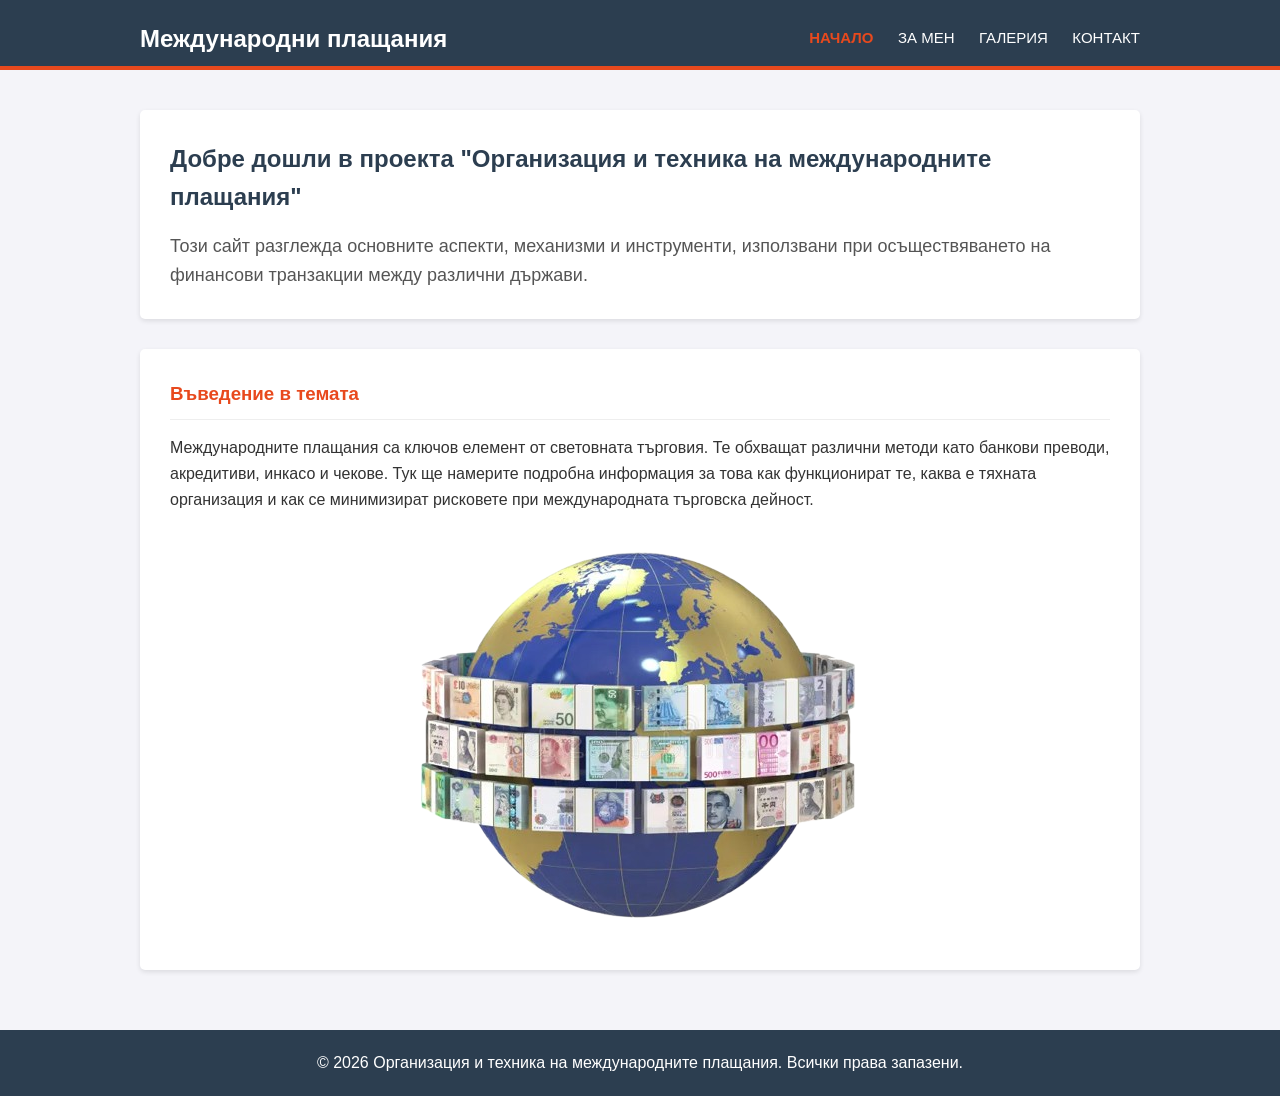
<file: index.html>
<!DOCTYPE html>
<html lang="bg">
<head>
    <meta charset="UTF-8">
    <meta name="viewport" content="width=device-width, initial-scale=1.0">
    <title>Организация и техника на международните плащания - Начало</title>
    <link rel="stylesheet" href="style.css">
</head>
<body>
    <header>
        <div class="container">
            <h1>Международни плащания</h1>
            <nav>
                <ul>
                    <li><a href="index.html" class="active">Начало</a></li>
                    <li><a href="about.html">За мен</a></li>
                    <li><a href="gallery.html">Галерия</a></li>
                    <li><a href="contact.html">Контакт</a></li>
                </ul>
            </nav>
        </div>
    </header>

    <main class="container">
        <section class="hero">
            <h2>Добре дошли в проекта "Организация и техника на международните плащания"</h2>
            <p>Този сайт разглежда основните аспекти, механизми и инструменти, използвани при осъществяването на финансови транзакции между различни държави.</p>
        </section>

        <section class="content">
            <h3>Въведение в темата</h3>
            <p>Международните плащания са ключов елемент от световната търговия. Те обхващат различни методи като банкови преводи, акредитиви, инкасо и чекове. Тук ще намерите подробна информация за това как функционират те, каква е тяхната организация и как се минимизират рисковете при международната търговска дейност.</p>
            
            <img src="gloube.png" alt="Снимка за международни плащания" class="responsive-img">
        </section>
    </main>

    <footer>
        <div class="container">
            <p>&copy; 2026 Организация и техника на международните плащания. Всички права запазени.</p>
        </div>
    </footer>
</body>
</html>
</file>
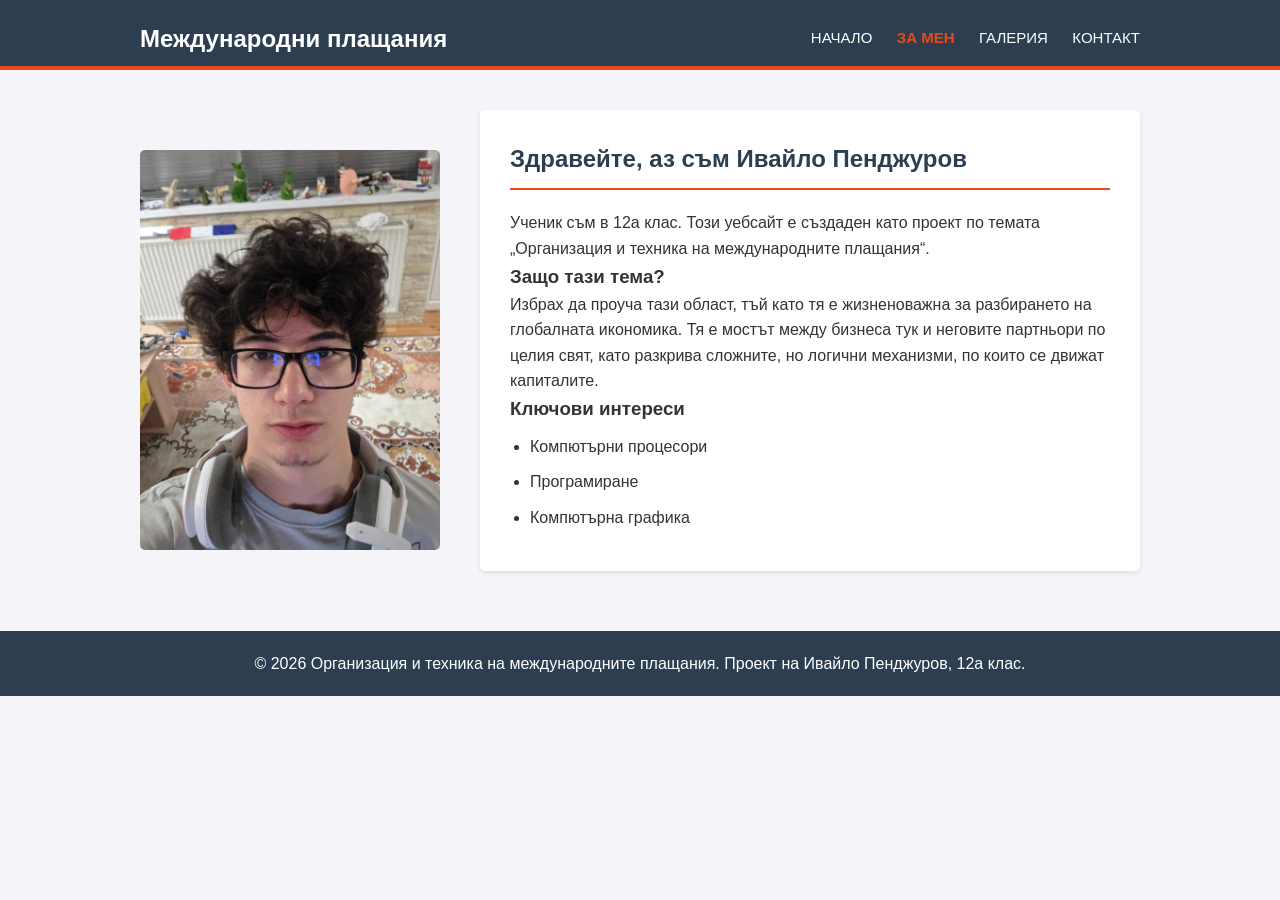
<file: about.html>
<!DOCTYPE html>
<html lang="bg">
<head>
    <meta charset="UTF-8">
    <meta name="viewport" content="width=device-width, initial-scale=1.0">
    <title>За мен - Организация и техника на международните плащания</title>
    <link rel="stylesheet" href="style.css">
</head>
<body>
    <header>
        <div class="container">
            <h1>Международни плащания</h1>
            <nav>
                <ul>
                    <li><a href="index.html">Начало</a></li>
                    <li><a href="about.html" class="active">За мен</a></li>
                    <li><a href="gallery.html">Галерия</a></li>
                    <li><a href="contact.html">Контакт</a></li>
                </ul>
            </nav>
        </div>
    </header>

    <main class="container">
        <div class="about-layout">
            <div class="about-photo-wrapper">
                <img src="men.jpg" alt="Ивайло Пенджуров" class="responsive-img author-pic">
            </div>
            
            <div class="about-text">
                <h2>Здравейте, аз съм Ивайло Пенджуров</h2>
                <p>Ученик съм в 12а клас. Този уебсайт е създаден като проект по темата „Организация и техника на международните плащания“.</p>
                
                <h3>Защо тази тема?</h3>
                <p>Избрах да проуча тази област, тъй като тя е жизненоважна за разбирането на глобалната икономика. Тя е мостът между бизнеса тук и неговите партньори по целия свят, като разкрива сложните, но логични механизми, по които се движат капиталите.</p>
                
                <h3>Ключови интереси</h3>
                <ul>
                    <li>Компютърни процесори</li>
                    <li>Програмиране</li>
                    <li>Компютърна графика</li>
                </ul>
            </div>
        </div>
    </main>

    <footer>
        <div class="container">
            <p>&copy; 2026 Организация и техника на международните плащания. Проект на Ивайло Пенджуров, 12а клас.</p>
        </div>
    </footer>
</body>
</html>
</file>
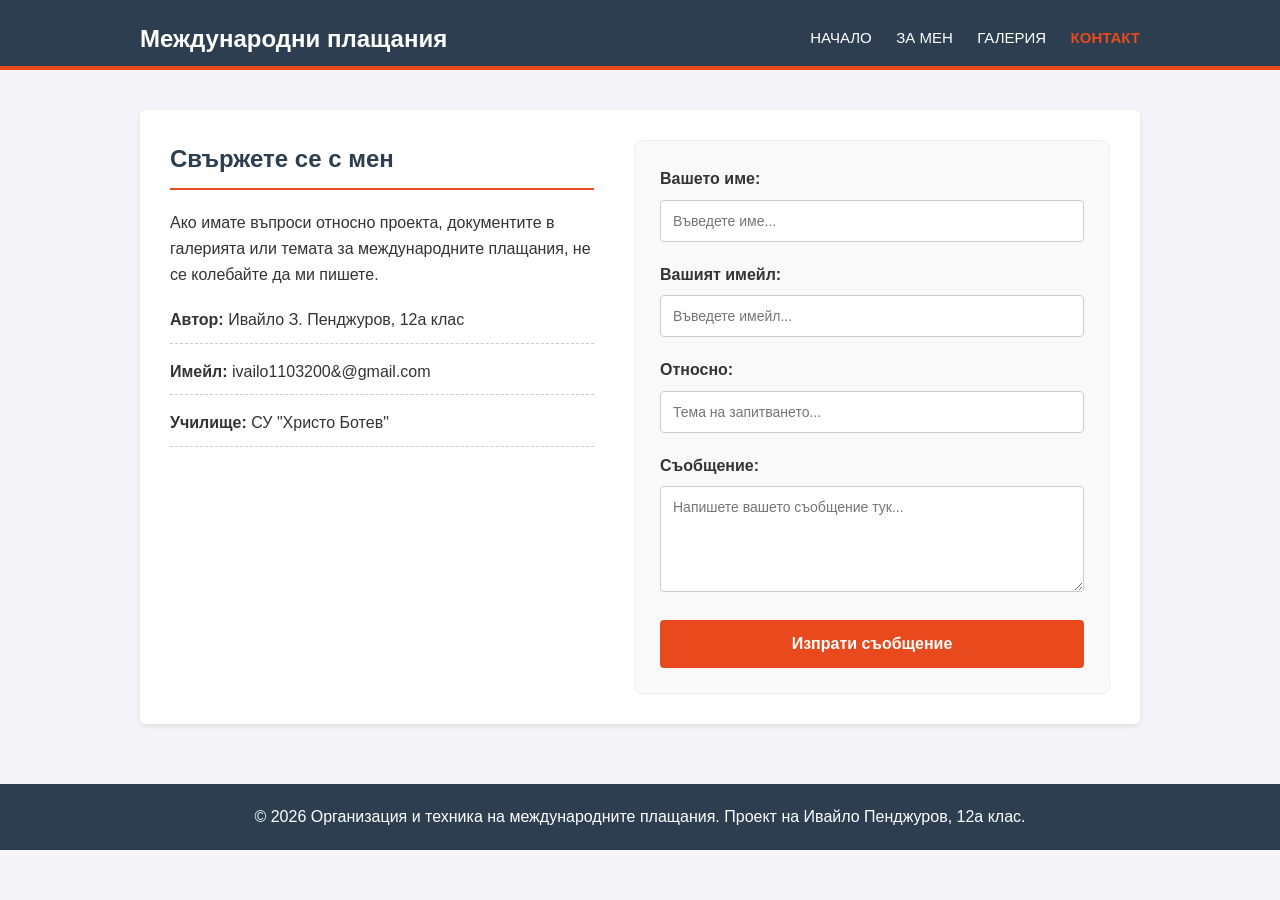
<file: contact.html>
<!DOCTYPE html>
<html lang="bg">
<head>
    <meta charset="UTF-8">
    <meta name="viewport" content="width=device-width, initial-scale=1.0">
    <title>Контакт - Организация и техника на международните плащания</title>
    <link rel="stylesheet" href="style.css">
</head>
<body>
    <header>
        <div class="container">
            <h1>Международни плащания</h1>
            <nav>
                <ul>
                    <li><a href="index.html">Начало</a></li>
                    <li><a href="about.html">За мен</a></li>
                    <li><a href="gallery.html">Галерия</a></li>
                    <li><a href="contact.html" class="active">Контакт</a></li>
                </ul>
            </nav>
        </div>
    </header>

    <main class="container">
        <div class="contact-layout">
            <div class="contact-info">
                <h2>Свържете се с мен</h2>
                <p>Ако имате въпроси относно проекта, документите в галерията или темата за международните плащания, не се колебайте да ми пишете.</p>
                
                <ul class="info-list">
                    <li><strong>Автор:</strong> Ивайло З. Пенджуров, 12а клас</li>
                    <li><strong>Имейл:</strong> ivailo1103200&@gmail.com</li>
                    <li><strong>Училище:</strong> СУ "Христо Ботев"</li>
                </ul>
            </div>
            
            <div class="contact-form-container">
                <form action="#result" method="GET" class="contact-form">
                    <div class="form-group">
                        <label for="name">Вашето име:</label>
                        <input type="text" id="name" name="name" placeholder="Въведете име..." required>
                    </div>
                    
                    <div class="form-group">
                        <label for="email">Вашият имейл:</label>
                        <input type="email" id="email" name="email" placeholder="Въведете имейл..." required>
                    </div>

                    <div class="form-group">
                        <label for="subject">Относно:</label>
                        <input type="text" id="subject" name="subject" placeholder="Тема на запитването...">
                    </div>
                    
                    <div class="form-group">
                        <label for="message">Съобщение:</label>
                        <textarea id="message" name="message" rows="5" placeholder="Напишете вашето съобщение тук..." required></textarea>
                    </div>
                    
                    <button type="submit" class="submit-btn">Изпрати съобщение</button>
                </form>

                <div id="result">Благодаря за съобщението!</div>
            </div>
        </div>
    </main>

    <footer>
        <div class="container">
            <p>&copy; 2026 Организация и техника на международните плащания. Проект на Ивайло Пенджуров, 12а клас.</p>
        </div>
    </footer>
</body>
</html>
</file>
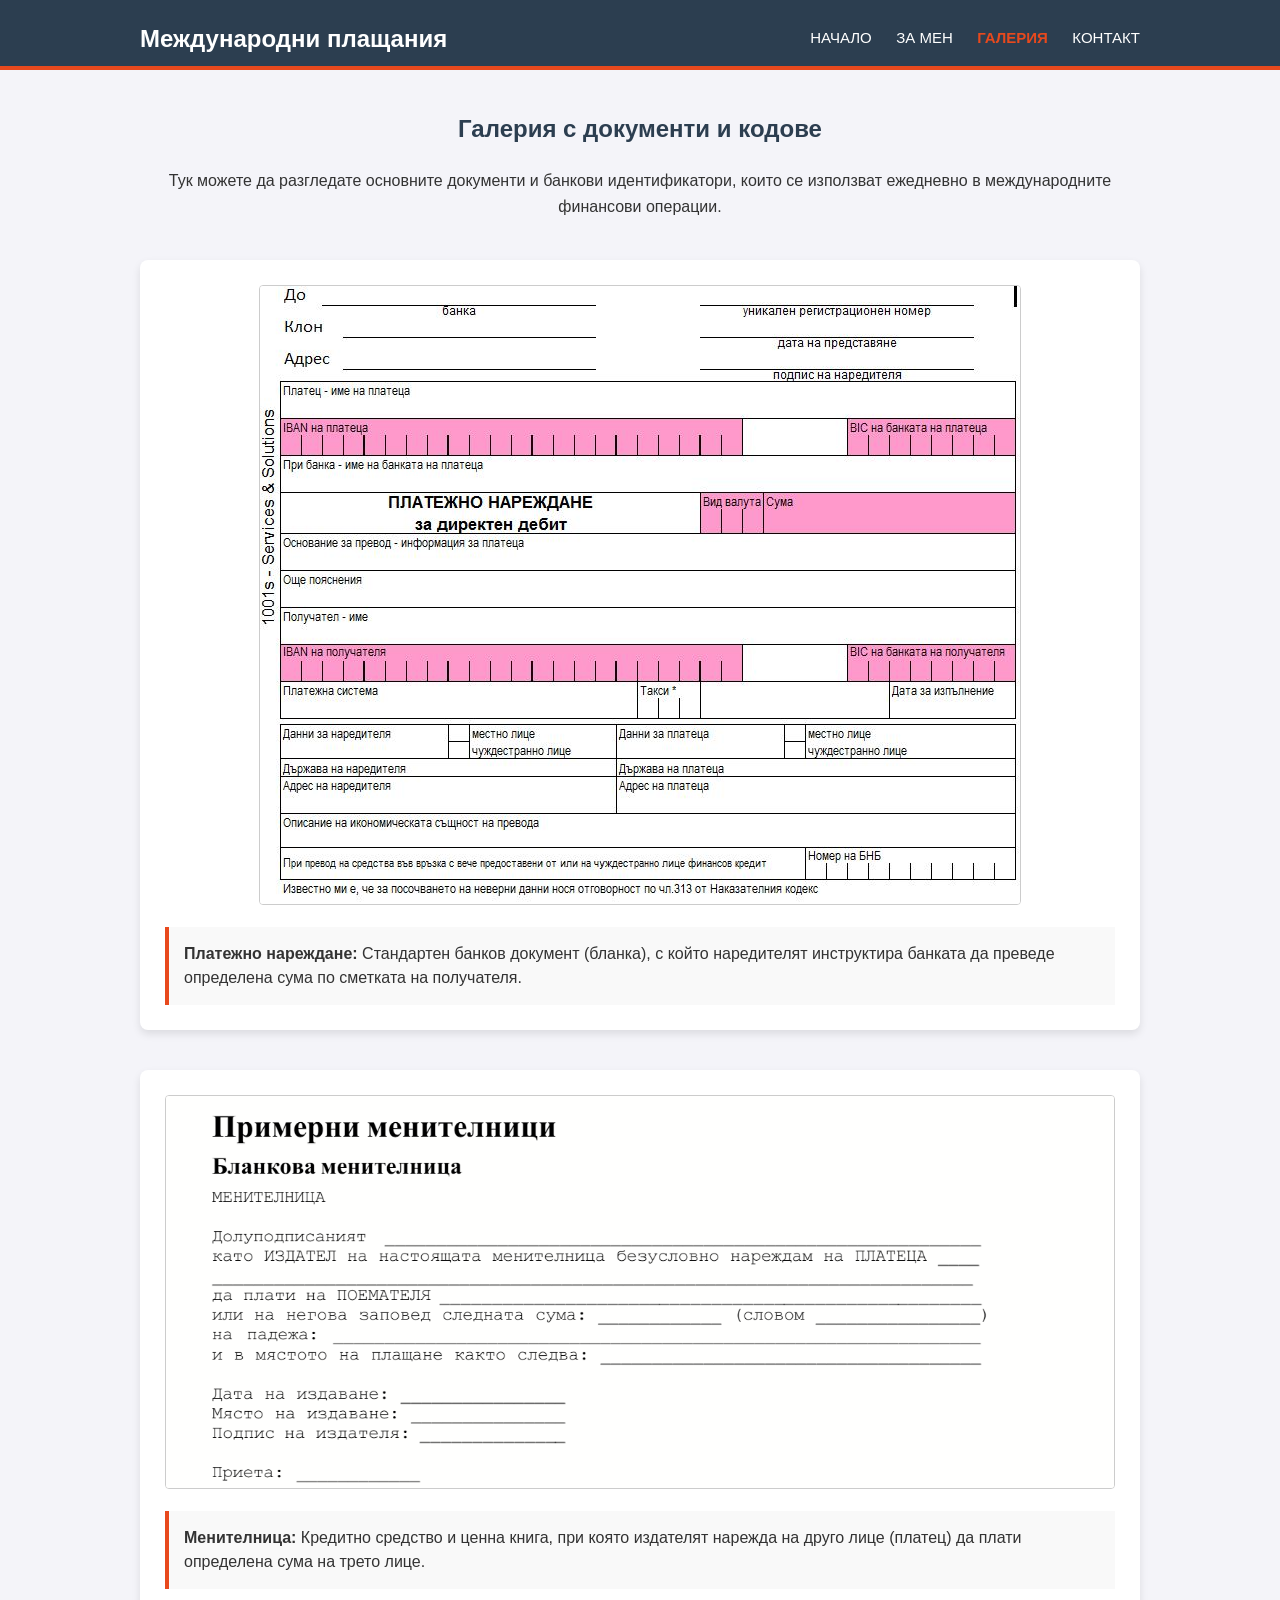
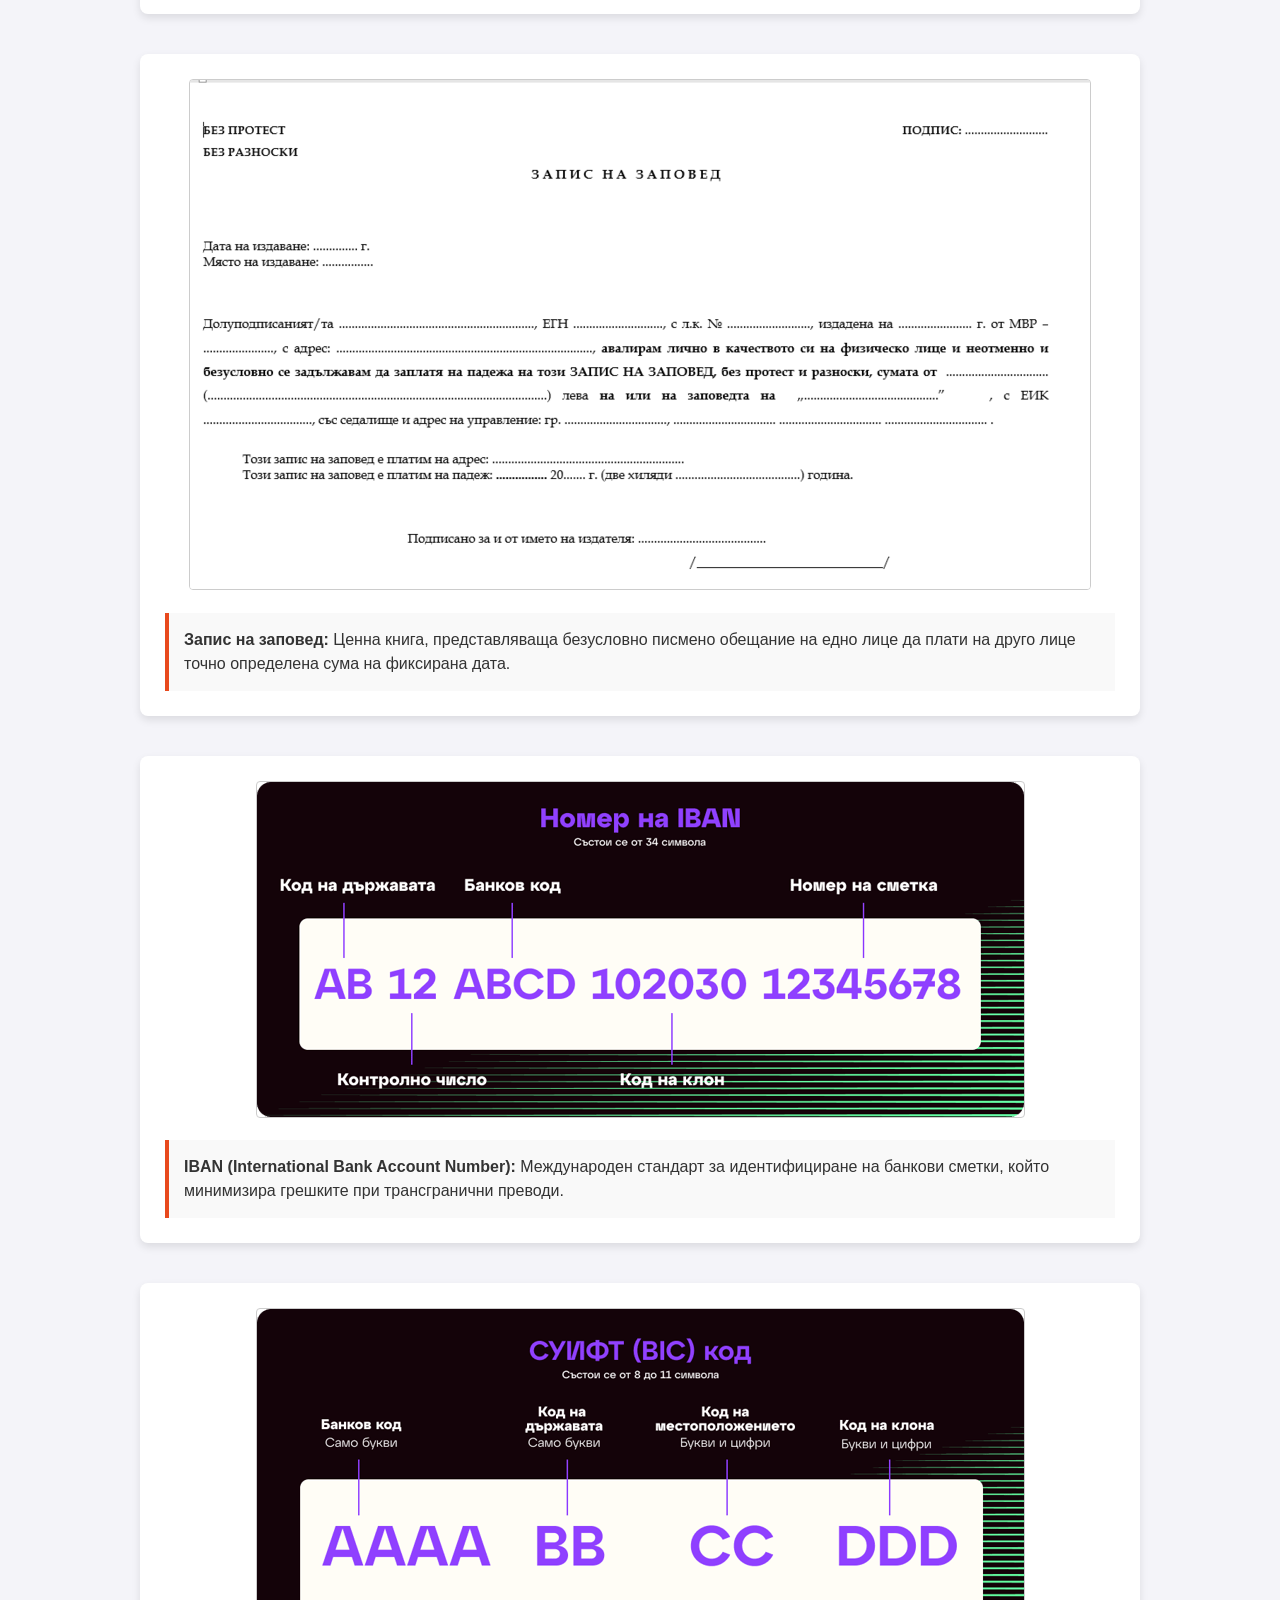
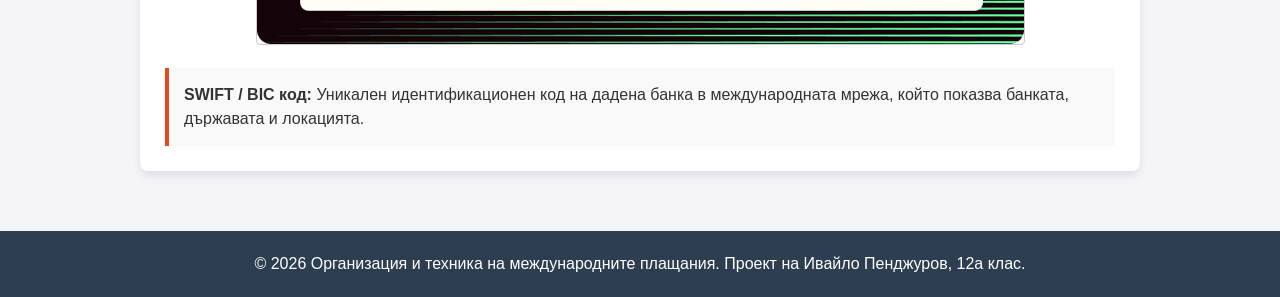
<file: gallery.html>
<!DOCTYPE html>
<html lang="bg">
<head>
    <meta charset="UTF-8">
    <meta name="viewport" content="width=device-width, initial-scale=1.0">
    <title>Галерия - Организация и техника на международните плащания</title>
    <link rel="stylesheet" href="style.css">
</head>
<body>
    <header>
        <div class="container">
            <h1>Международни плащания</h1>
            <nav>
                <ul>
                    <li><a href="index.html">Начало</a></li>
                    <li><a href="about.html">За мен</a></li>
                    <li><a href="gallery.html" class="active">Галерия</a></li>
                    <li><a href="contact.html">Контакт</a></li>
                </ul>
            </nav>
        </div>
    </header>

    <main class="container">
        <h2 style="color: #2c3e50; margin-bottom: 20px; text-align: center;">Галерия с документи и кодове</h2>
        <p style="text-align: center; margin-bottom: 40px;">Тук можете да разгледате основните документи и банкови идентификатори, които се използват ежедневно в международните финансови операции.</p>
        
        <div class="gallery-container">
            
            <div class="gallery-item">
                <img src="примерен банков документ.jpg" alt="Платежно нареждане">
                <p class="caption"><strong>Платежно нареждане:</strong> Стандартен банков документ (бланка), с който наредителят инструктира банката да преведе определена сума по сметката на получателя.</p>
            </div>

            <div class="gallery-item">
                <img src="примерна менителница.png" alt="Менителница">
                <p class="caption"><strong>Менителница:</strong> Кредитно средство и ценна книга, при която издателят нарежда на друго лице (платец) да плати определена сума на трето лице.</p>
            </div>

            <div class="gallery-item">
                <img src="примерна запис на заповед.png" alt="Запис на заповед">
                <p class="caption"><strong>Запис на заповед:</strong> Ценна книга, представляваща безусловно писмено обещание на едно лице да плати на друго лице точно определена сума на фиксирана дата.</p>
            </div>

            <div class="gallery-item">
                <img src="IBAN код.png" alt="IBAN код структура">
                <p class="caption"><strong>IBAN (International Bank Account Number):</strong> Международен стандарт за идентифициране на банкови сметки, който минимизира грешките при трансгранични преводи.</p>
            </div>

            <div class="gallery-item">
                <img src="SWIFT код.png" alt="SWIFT код структура">
                <p class="caption"><strong>SWIFT / BIC код:</strong> Уникален идентификационен код на дадена банка в международната мрежа, който показва банката, държавата и локацията.</p>
            </div>

        </div>
    </main>

    <footer>
        <div class="container">
            <p>&copy; 2026 Организация и техника на международните плащания. Проект на Ивайло Пенджуров, 12а клас.</p>
        </div>
    </footer>
</body>
</html>
</file>
<file: style.css>
* {
    margin: 0;
    padding: 0;
    box-sizing: border-box;
}

body {
    font-family: 'Segoe UI', Tahoma, Geneva, Verdana, sans-serif;
    line-height: 1.6;
    background-color: #f4f4f9;
    color: #333;
}

.container {
    width: 80%;
    margin: 0 auto;
    max-width: 1000px;
}


header {
    background-color: #2c3e50;
    color: #fff;
    padding-top: 20px;
    min-height: 70px;
    border-bottom: #e8491d 4px solid;
}

header h1 {
    float: left;
    margin-bottom: 20px;
    font-size: 24px;
}

header nav {
    float: right;
    margin-top: 5px;
}

header nav ul {
    list-style: none;
}

header nav ul li {
    display: inline;
    margin-left: 20px;
}

header nav ul li a {
    color: #fff;
    text-decoration: none;
    text-transform: uppercase;
    font-size: 15px;
    transition: color 0.3s ease;
}

header nav ul li a.active, 
header nav ul li a:hover {
    color: #e8491d;
    font-weight: bold;
}


main {
    padding: 40px 0;
    min-height: 60vh;
}

.hero {
    background-color: #fff;
    padding: 30px;
    border-radius: 5px;
    box-shadow: 0 2px 5px rgba(0,0,0,0.1);
    margin-bottom: 30px;
}

.hero h2 {
    color: #2c3e50;
    margin-bottom: 15px;
}

.hero p {
    font-size: 18px;
    color: #555;
}

.content {
    background-color: #fff;
    padding: 30px;
    border-radius: 5px;
    box-shadow: 0 2px 5px rgba(0,0,0,0.1);
}

.content h3 {
    margin-bottom: 15px;
    color: #e8491d;
    border-bottom: 1px solid #eee;
    padding-bottom: 10px;
}

.content p {
    margin-bottom: 20px;
}


.responsive-img {
    max-width: 100%;
    height: auto;
    border-radius: 5px;
    display: block;
    margin: 20px auto 0;
}


.about-layout {
    display: flex;
    align-items: center;
    gap: 40px;
}

.about-photo-wrapper {
    flex: 1;
    max-width: 300px;
}

.about-pic {
    border-radius: 50%;
    box-shadow: 0 5px 10px rgba(0,0,0,0.2);
    aspect-ratio: 1/1; 
    object-fit: cover;
}

.about-text {
    flex: 2;
    background-color: #fff;
    padding: 30px;
    border-radius: 5px;
    box-shadow: 0 2px 5px rgba(0,0,0,0.1);
}

.about-text h2 {
    color: #2c3e50;
    margin-bottom: 20px;
    border-bottom: #e8491d 2px solid;
    padding-bottom: 10px;
}

.about-text ul {
    margin-left: 20px;
    margin-top: 10px;
}

.about-text ul li {
    margin-bottom: 10px;
}


footer {
    background-color: #2c3e50;
    color: #fff;
    text-align: center;
    padding: 20px 0;
    margin-top: 20px;
}


.gallery-container {
    display: flex;
    flex-direction: column;
    gap: 40px; 
}

.gallery-item {
    background-color: #fff;
    padding: 25px;
    border-radius: 8px;
    box-shadow: 0 4px 8px rgba(0,0,0,0.1);
    text-align: center;
}

.gallery-item img {
    max-width: 100%;
    height: auto;
    border: 1px solid #ccc; 
    border-radius: 4px;
    margin-bottom: 15px;
}

.gallery-item .caption {
    font-size: 16px;
    color: #333;
    line-height: 1.5;
    background-color: #f9f9f9;
    padding: 15px;
    border-left: 4px solid #e8491d; 
    text-align: left;
}


.contact-layout {
    display: flex;
    gap: 40px;
    background-color: #fff;
    padding: 30px;
    border-radius: 5px;
    box-shadow: 0 2px 5px rgba(0,0,0,0.1);
}

.contact-info {
    flex: 1;
}

.contact-info h2 {
    color: #2c3e50;
    margin-bottom: 20px;
    border-bottom: #e8491d 2px solid;
    padding-bottom: 10px;
}

.info-list {
    margin-top: 20px;
    list-style: none;
    margin-left: 0 !important;
}

.info-list li {
    margin-bottom: 15px;
    padding-bottom: 10px;
    border-bottom: 1px dashed #ccc;
}

.contact-form-container {
    flex: 1;
    background-color: #f9f9f9;
    padding: 25px;
    border-radius: 8px;
    border: 1px solid #eee;
}

.form-group {
    margin-bottom: 20px;
}

.form-group label {
    display: block;
    margin-bottom: 8px;
    font-weight: bold;
    color: #333;
}

.form-group input,
.form-group textarea {
    width: 100%;
    padding: 12px;
    border: 1px solid #ccc;
    border-radius: 4px;
    font-family: inherit;
    font-size: 14px;
}

.form-group input:focus,
.form-group textarea:focus {
    outline: none;
    border-color: #e8491d;
    box-shadow: 0 0 5px rgba(232, 73, 29, 0.3);
}

.submit-btn {
    display: block;
    width: 100%;
    background-color: #e8491d;
    color: #fff;
    border: none;
    padding: 15px;
    font-size: 16px;
    font-weight: bold;
    border-radius: 4px;
    cursor: pointer;
    transition: background-color 0.3s ease;
}

.submit-btn:hover {
    background-color: #333;
}

#result {
    display: none;
    margin-top: 20px;
    padding: 15px;
    background-color: #d4edda;
    color: #155724;
    border: 1px solid #c3e6cb;
    border-radius: 4px;
    text-align: center;
    font-weight: bold;
}

#result:target {
    display: block;
}

.close-btn {
    display: inline-block;
    margin-top: 10px;
    padding: 5px 10px;
    background-color: #155724;
    color: #fff;
    text-decoration: none;
    font-size: 14px;
    border-radius: 3px;
    font-weight: normal;
}

.close-btn:hover {
    background-color: #0b2e13;
}
</file>
